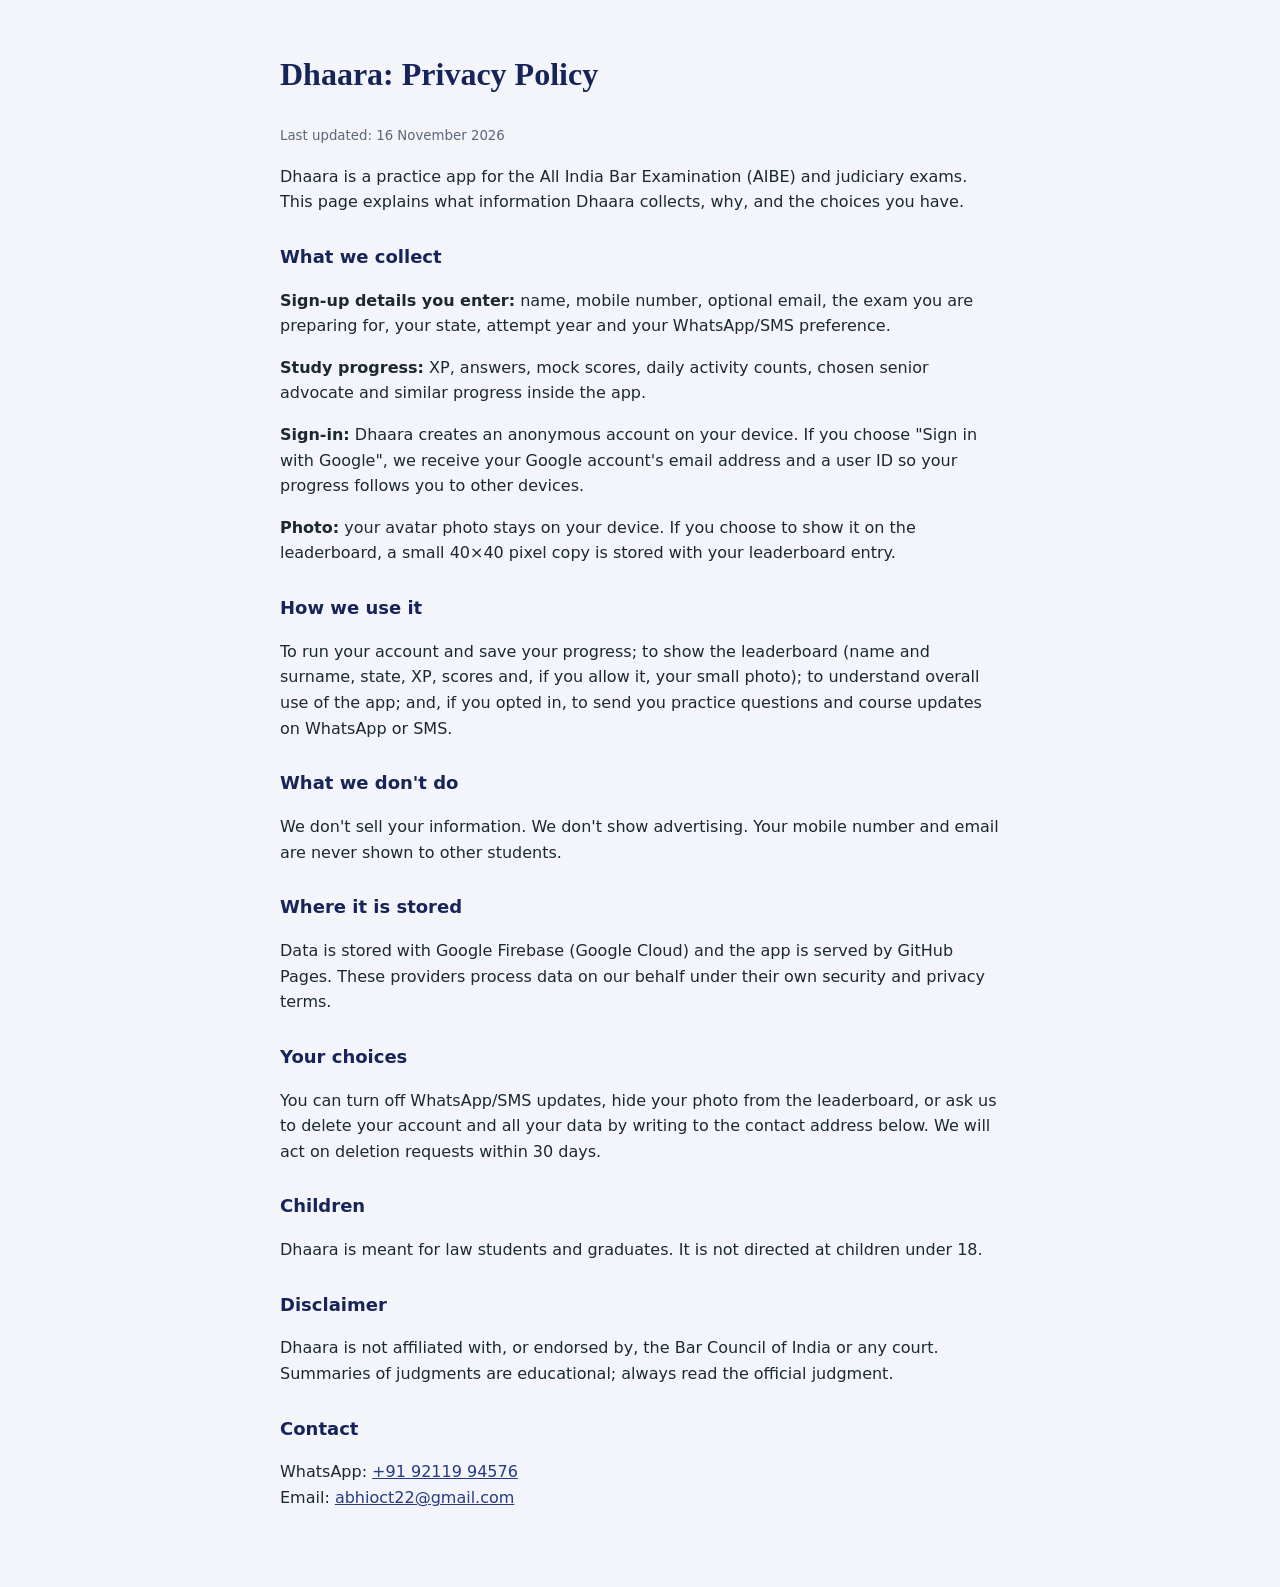
<file: privacy.html>
<!DOCTYPE html>
<html lang="en"><head><meta charset="utf-8"><meta name="viewport" content="width=device-width, initial-scale=1">
<title>Dhaara · Privacy Policy</title>
<style>body{font:16px/1.6 system-ui,-apple-system,Segoe UI,Roboto,sans-serif;color:#1C2830;max-width:720px;margin:0 auto;padding:28px 20px 60px;background:#F3F5FB}h1{font-family:Georgia,serif;color:#16245A}h2{font-size:18px;color:#16245A;margin-top:28px}a{color:#273A84}small{color:#5b6677}</style></head>
<body>
<h1>Dhaara: Privacy Policy</h1>
<small>Last updated: 16 November 2026</small>
<p>Dhaara is a practice app for the All India Bar Examination (AIBE) and judiciary exams. This page explains what information Dhaara collects, why, and the choices you have.</p>

<h2>What we collect</h2>
<p><b>Sign-up details you enter:</b> name, mobile number, optional email, the exam you are preparing for, your state, attempt year and your WhatsApp/SMS preference.</p>
<p><b>Study progress:</b> XP, answers, mock scores, daily activity counts, chosen senior advocate and similar progress inside the app.</p>
<p><b>Sign-in:</b> Dhaara creates an anonymous account on your device. If you choose "Sign in with Google", we receive your Google account's email address and a user ID so your progress follows you to other devices.</p>
<p><b>Photo:</b> your avatar photo stays on your device. If you choose to show it on the leaderboard, a small 40×40 pixel copy is stored with your leaderboard entry.</p>

<h2>How we use it</h2>
<p>To run your account and save your progress; to show the leaderboard (name and surname, state, XP, scores and, if you allow it, your small photo); to understand overall use of the app; and, if you opted in, to send you practice questions and course updates on WhatsApp or SMS.</p>

<h2>What we don't do</h2>
<p>We don't sell your information. We don't show advertising. Your mobile number and email are never shown to other students.</p>

<h2>Where it is stored</h2>
<p>Data is stored with Google Firebase (Google Cloud) and the app is served by GitHub Pages. These providers process data on our behalf under their own security and privacy terms.</p>

<h2>Your choices</h2>
<p>You can turn off WhatsApp/SMS updates, hide your photo from the leaderboard, or ask us to delete your account and all your data by writing to the contact address below. We will act on deletion requests within 30 days.</p>

<h2>Children</h2>
<p>Dhaara is meant for law students and graduates. It is not directed at children under 18.</p>

<h2>Disclaimer</h2>
<p>Dhaara is not affiliated with, or endorsed by, the Bar Council of India or any court. Summaries of judgments are educational; always read the official judgment.</p>

<h2>Contact</h2>
<p>WhatsApp: <a href="https://wa.me/919211994576">+91 92119 94576</a><br>Email: <a href="mailto:abhioct22@gmail.com">abhioct22@gmail.com</a></p>
</body></html>
</file>
